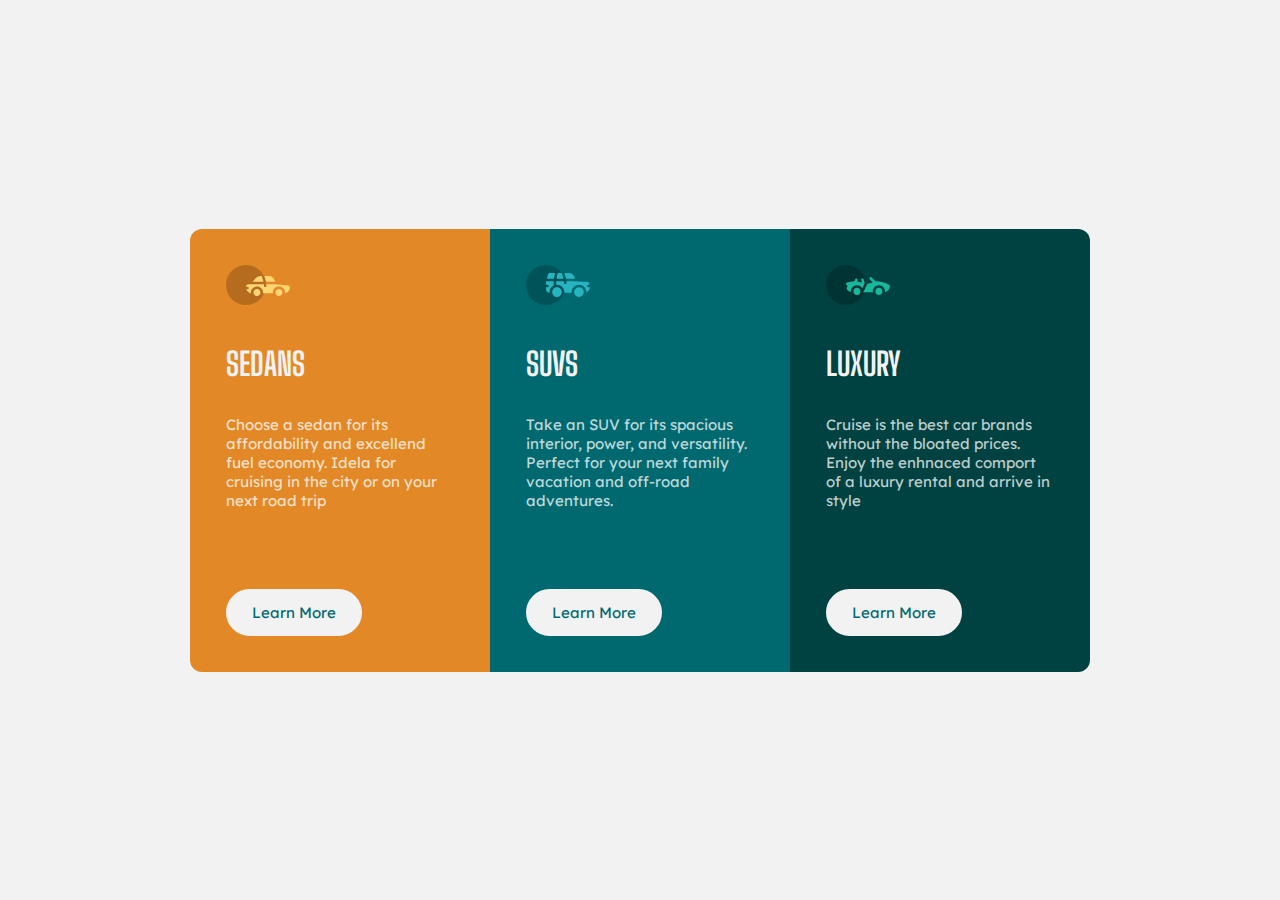
<file: 3-column-preview-card/index.html>
<!DOCTYPE html>
<html lang="en">
  <head>
    <meta charset="UTF-8" />
    <meta name="viewport" content="width=device-width, initial-scale=1.0" />

    <link
      rel="icon"
      type="image/png"
      sizes="32x32"
      href="./assets/images/favicon-32x32.png"
    />
    <link rel="stylesheet" href="./assets/styles.css" />

    <title>Frontend Mentor | 3-column preview card component</title>
  </head>

  <body class="container">
    <main class="cards">
      <section class="card card-1">
        <img src="./assets/images/icon-sedans.svg" alt="sedans" />
        <div class="content">
          <h1>SEDANS</h1>
          <p>
            Choose a sedan for its affordability and excellend fuel economy.
            Idela for cruising in the city or on your next road trip
          </p>
          <button class="btn">Learn More</button>
        </div>
      </section>
      <section class="card card-2">
        <img src="./assets/images/icon-suvs.svg" alt="suvs" />
        <div class="content">
          <h1>SUVS</h1>
          <p>
            Take an SUV for its spacious interior, power, and versatility.
            Perfect for your next family vacation and off-road adventures.
          </p>
          <button class="btn">Learn More</button>
        </div>
      </section>
      <section class="card card-3">
        <img src="./assets/images/icon-luxury.svg" alt="luxury" />
        <div class="content">
          <h1>LUXURY</h1>
          <p>
            Cruise is the best car brands without the bloated prices. Enjoy the
            enhnaced comport of a luxury rental and arrive in style
          </p>
          <button class="btn">Learn More</button>
        </div>
      </section>
    </main>
  </body>
</html>
</file>
<file: 3-column-preview-card/assets/styles.css>
@import url("https://fonts.googleapis.com/css2?family=Big+Shoulders+Display:wght@700&family=Lexend+Deca&display=swap");

:root {
  --font-head: "Big Shoulders Display", cursive;
  --font-body: "Lexend Deca", sans-serif;

  --orange: hsl(31, 77%, 52%);
  --cyan: hsl(184, 100%, 22%);
  --dark-cyan: hsl(179, 100%, 13%);

  --transparent-white: hsla(0, 0%, 100%, 0.75);
  --gray-light: hsl(0, 0%, 95%);
}

* {
  box-sizing: border-box;
  color: inherit;
  font: inherit;
}

body {
  font-size: 15px;
  font-weight: 400;
  font-family: var(--font-body);
  color: var(--transparent-white);
  background-color: var(--gray-light);
  padding: 0;
  margin: 0;
}

.container {
  display: flex;
  flex-direction: column;
  justify-content: center;
  align-items: center;
  min-height: 100vh;
  padding: 18px;
}

.cards {
  display: flex;
  flex-direction: column;
  justify-content: center;
  align-items: center;
  border-radius: 24px;
}

.card {
  width: 100%;
  max-width: 380px;
  padding: 36px;
}

.card h1 {
  font-family: var(--font-head);
  font-weight: 700;
  font-size: 32px;
  color: var(--gray-light);
  margin: 36px 0 32px;
}

.card.card-1 {
  background-color: var(--orange);
  border-radius: 12px 12px 0 0;
}

.card.card-2 {
  background-color: var(--cyan);
}

.card.card-3 {
  background-color: var(--dark-cyan);
  border-radius: 0 0 12px 12px;
}

.btn {
  font-family: var(--font-body);
  font-size: 15px;
  color: var(--cyan);
  background-color: var(--gray-light);
  margin-top: 32px;
  padding: 12px 24px;
  border: 2px solid var(--gray-light);
  border-radius: 24px;
  cursor: pointer;
  transition: all 0.3s ease-in-out;
}

.btn:hover {
  background-color: transparent;
  color: var(--gray-light);
}

.btn:focus {
  outline: none;
}

@media screen and (min-width: 860px) {
  .cards {
    flex-direction: row;
  }

  .card {
    width: 300px;
  }

  .card.card-1 {
    border-radius: 12px 0 0 12px;
  }

  .card.card-3 {
    border-radius: 0 12px 12px 0;
  }

  .btn {
    margin-top: 64px;
  }
}
</file>
